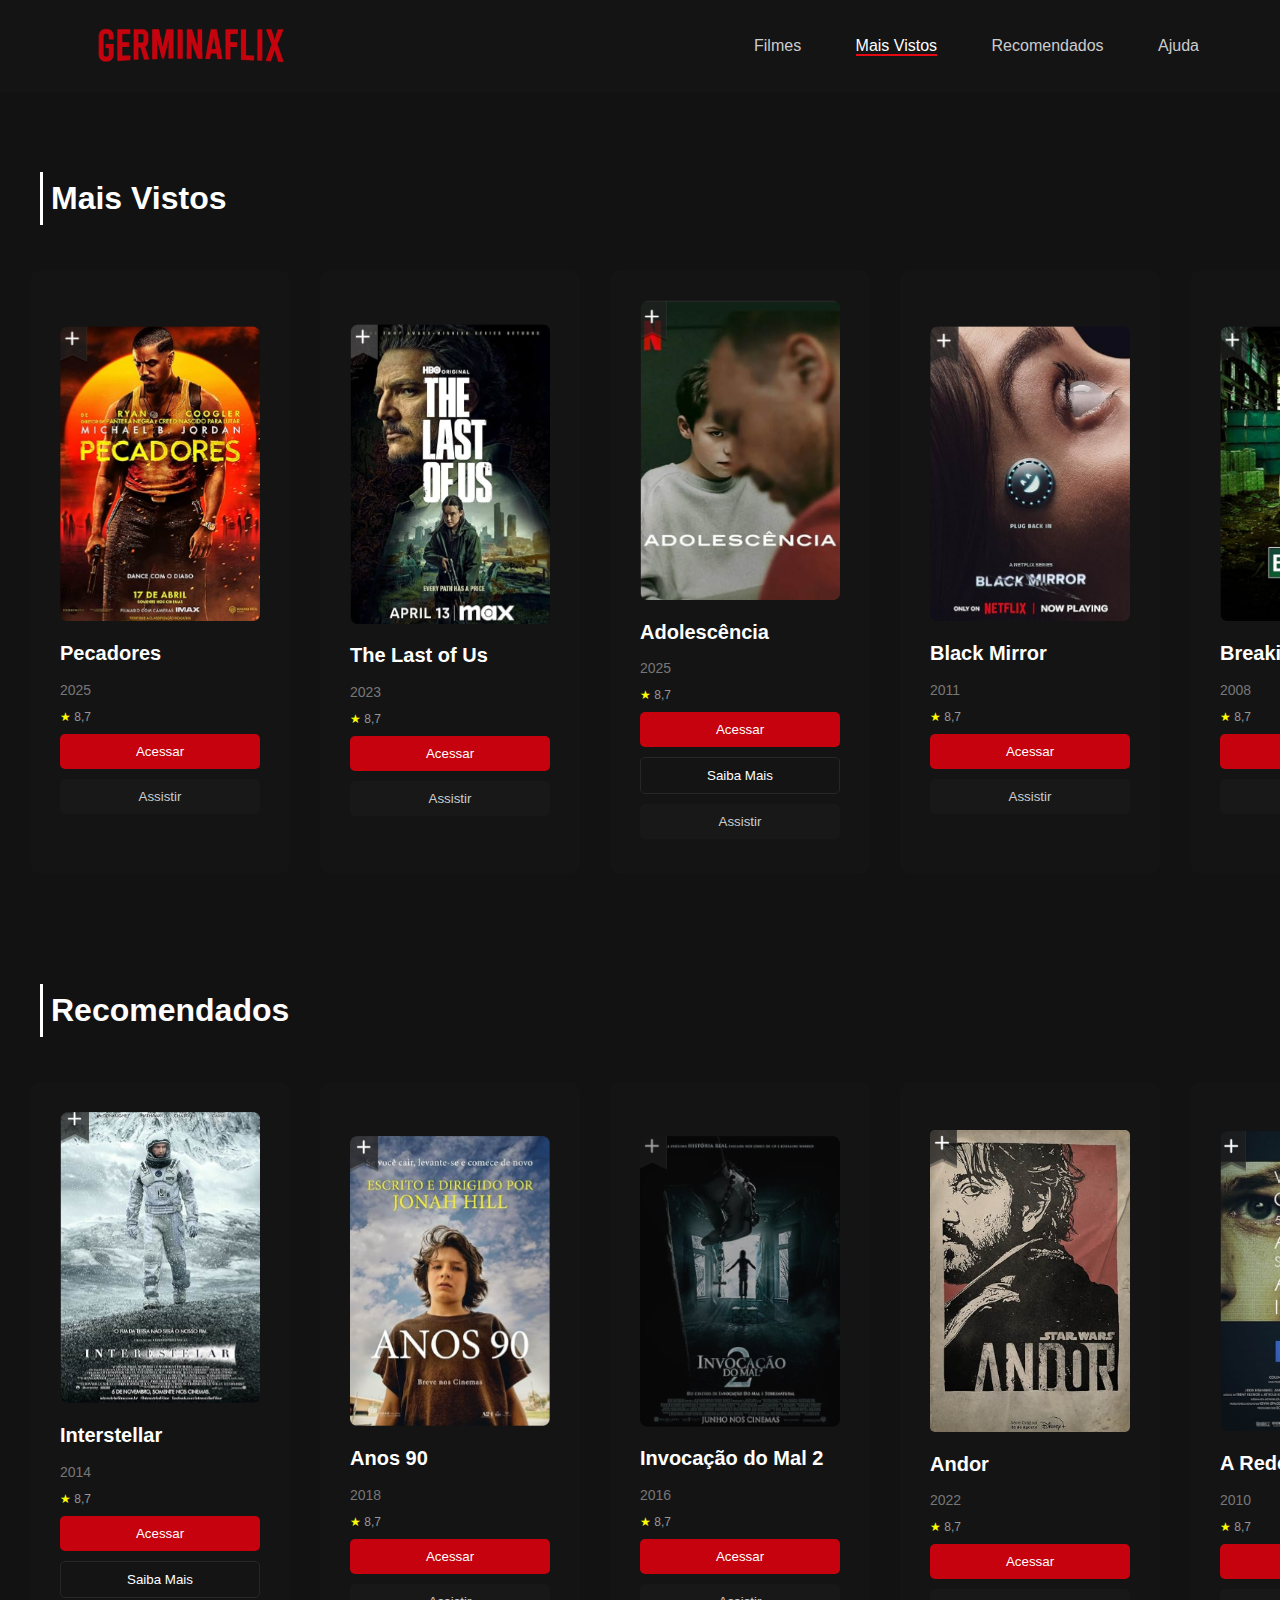
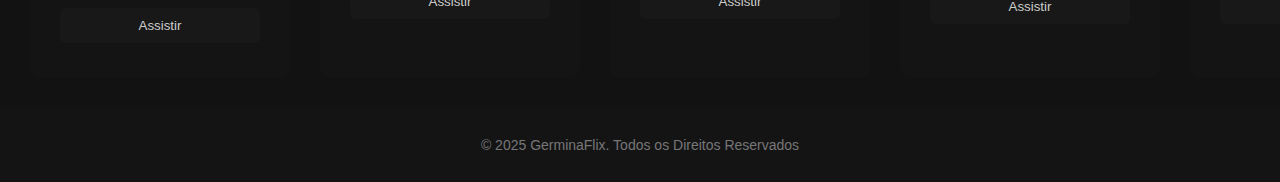
<file: index.html>
<!DOCTYPE html>
<html lang="pt-br">

<head>
  <meta charset="UTF-8">
  <title>GerminaFlix</title>
  <link rel="stylesheet" href="assets/css/style.css">
  <link rel="shortcut icon" href="./assets/img/favicon.png" type="image/x-icon">
</head>

<body>

  <header>
    <a href="index.html"><img src="assets/img/logo.png" alt="Logo GerminaFlix" id="logo"></a>
    <nav>
      <a href="#">Filmes</a>
      <a class="active" href="#mais-vistos">Mais Vistos</a>
      <a href="#recomendados">Recomendados</a>
      <a href="https://help.netflix.com/pt">Ajuda</a>
    </nav>
  </header>

  <main>
    <section>
      <h1 id="mais-vistos">Mais Vistos</h1>
      <table class="movie-table">
        <tr>
          <td>
            <div class="bannerfilme">
              <img src="assets/img/filme1.png" alt="Pecadores">
            </div>
            <h2>Pecadores</h2>
            <p class="date">2025</p>
            <p class="rate"><span>★</span> 8,7</p>
            <a href="#"><button class="watch">Acessar</button></a>
            <a href="https://www.imdb.com/pt/title/tt31193180/" target="_blank"><button
                class="trailer">Assistir</button></a>
          </td>
          <td>
            <div class="bannerfilme">
              <img src="assets/img/filme2.png" alt="The Last of Us">
            </div>
            <h2>The Last of Us</h2>
            <p class="date">2023</p>
            <p class="rate"><span>★</span> 8,7</p>
            <a href="#"><button class="watch">Acessar</button></a>
            <a href="https://www.imdb.com/title/tt3581920/" target="_blank"><button
                class="trailer">Assistir</button></a>
          </td>
          <td>
            <div class="bannerfilme">
              <img src="assets/img/filme3.png" alt="Adolescência">
            </div>
            <h2>Adolescência</h2>
            <p class="date">2025</p>
            <p class="rate"><span>★</span> 8,7</p>
            <a href="https://www.imdb.com/pt/title/tt31806037/"><button class="watch">Acessar</button></a>
            <a href="adolescencia.html"><button class="saiba-mais">Saiba Mais</button></a>
            <a href="https://www.imdb.com/pt/title/tt31806037/" target="_blank"><button
                class="trailer">Assistir</button></a>
          </td>
          <td>
            <div class="bannerfilme">
              <img src="assets/img/filme4.png" alt="Black Mirror">
            </div>
            <h2>Black Mirror</h2>
            <p class="date">2011</p>
            <p class="rate"><span>★</span> 8,7</p>
            <a href="#"><button class="watch">Acessar</button></a>
            <a href="https://www.imdb.com/title/tt2085059/" target="_blank"><button
                class="trailer">Assistir</button></a>
          </td>
          <td>
            <div class="bannerfilme">
              <img src="assets/img/filme5.png" alt="Breaking Bad">
            </div>
            <h2>Breaking Bad</h2>
            <p class="date">2008</p>
            <p class="rate"><span>★</span> 8,7</p>
            <a href="#"><button class="watch">Acessar</button></a>
            <a href="https://www.imdb.com/title/tt0903747/" target="_blank"><button
                class="trailer">Assistir</button></a>
          </td>
        </tr>
      </table>
    </section>

    <section>
      <h1 id="recomendados">Recomendados</h1>
      <table class="movie-table">
        <tr>
          <td>
            <div class="bannerfilme">
              <img src="assets/img/filme6.png" alt="Interstellar">
            </div>
            <h2>Interstellar</h2>
            <p class="date">2014</p>
            <p class="rate"><span>★</span> 8,7</p>
            <a href="interstelar.html"><button class="watch">Acessar</button></a>
            <a href="interstelar.html"><button class="saiba-mais">Saiba Mais</button></a>
            <a href="https://www.imdb.com/title/tt0816692/" target="_blank"><button
                class="trailer">Assistir</button></a>
          </td>
          <td>
            <div class="bannerfilme">
              <img src="assets/img/filme7.png" alt="Anos 90">
            </div>
            <h2>Anos 90</h2>
            <p class="date">2018</p>
            <p class="rate"><span>★</span> 8,7</p>
            <a href="#"><button class="watch">Acessar</button></a>
            <a href="https://www.imdb.com/title/tt5613484/" target="_blank"><button
                class="trailer">Assistir</button></a>
          </td>
          <td>
            <div class="bannerfilme">
              <img src="assets/img/filme8.png" alt="Invocação do Mal 2">
            </div>
            <h2>Invocação do Mal 2</h2>
            <p class="date">2016</p>
            <p class="rate"><span>★</span> 8,7</p>
            <a href="#"><button class="watch">Acessar</button></a>
            <a href="https://www.imdb.com/title/tt3065204/" target="_blank"><button
                class="trailer">Assistir</button></a>
          </td>
          <td>
            <div class="bannerfilme">
              <img src="assets/img/filme9.png" alt="Andor">
            </div>
            <h2>Andor</h2>
            <p class="date">2022</p>
            <p class="rate"><span>★</span> 8,7</p>
            <a href="#"><button class="watch">Acessar</button></a>
            <a href="https://www.imdb.com/pt/title/tt9253284/" target="_blank"><button
                class="trailer">Assistir</button></a>
          </td>
          <td>
            <div class="bannerfilme">
              <img src="assets/img/filme10.png" alt="A Rede Social">
            </div>
            <h2>A Rede Social</h2>
            <p class="date">2010</p>
            <p class="rate"><span>★</span> 8,7</p>
            <a href="#"><button class="watch">Acessar</button></a>
            <a href="https://www.imdb.com/title/tt1285016/" target="_blank"><button
                class="trailer">Assistir</button></a>
          </td>
        </tr>
      </table>
    </section>
  </main>

  <footer>
    <p>© 2025 GerminaFlix. Todos os Direitos Reservados</p>
  </footer>

</body>

</html>
</file>
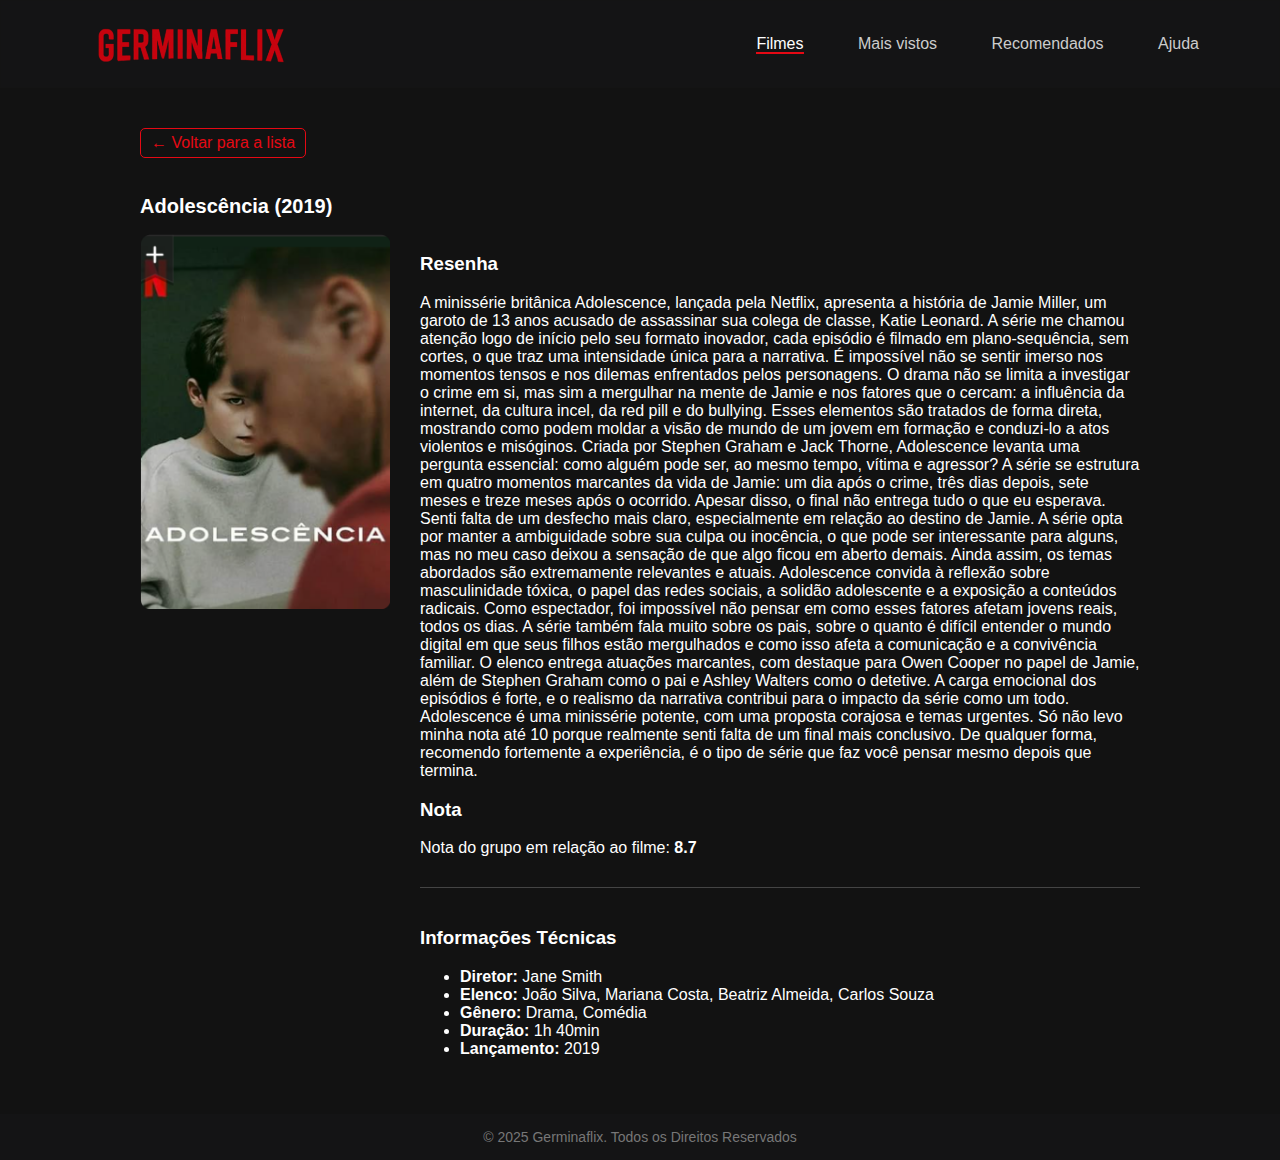
<file: adolescencia.html>
<!DOCTYPE html>
<html lang="pt-br">

<head>
    <meta charset="UTF-8" />
    <meta name="viewport" content="width=device-width, initial-scale=1.0" />
    <title>Adolescência (2019) | Germinaflix</title>
    <link rel="stylesheet" href="assets/css/information.css" />
    <link rel="stylesheet" href="assets/css/style.css">
    <link rel="shortcut icon" href="./assets/img/favicon.png" type="image/x-icon">

</head>

<body>

    <header>
        <img src="assets/img/logo.png" alt="" id="logo">
        <nav>
            <a href="index.html" class="active">Filmes</a>
            <a href="#">Mais vistos</a>
            <a href="#">Recomendados</a>
            <a href="#">Ajuda</a>
        </nav>
    </header>

    <div class="container">
        <a href="index.html" class="back-button">← Voltar para a lista</a>

        <h2>Adolescência (2019)</h2>
        <div class="movie-section">
            <img src="assets/img/filme3.png" alt="Capa do filme Adolescência" class="poster">
            <div class="details">
                <h3>Resenha</h3>
                <p>
                    A minissérie britânica Adolescence, lançada pela Netflix, apresenta a história de Jamie Miller, um
                    garoto de 13 anos acusado de assassinar sua colega de classe, Katie Leonard. A série me chamou
                    atenção logo de início pelo seu formato inovador, cada episódio é filmado em plano-sequência, sem
                    cortes, o que traz uma intensidade única para a narrativa. É impossível não se sentir imerso nos
                    momentos tensos e nos dilemas enfrentados pelos personagens.

                    O drama não se limita a investigar o crime em si, mas sim a mergulhar na mente de Jamie e nos
                    fatores que o cercam: a influência da internet, da cultura incel, da red pill e do bullying. Esses
                    elementos são tratados de forma direta, mostrando como podem moldar a visão de mundo de um jovem em
                    formação e conduzi-lo a atos violentos e misóginos. Criada por Stephen Graham e Jack Thorne,
                    Adolescence levanta uma pergunta essencial: como alguém pode ser, ao mesmo tempo, vítima e agressor?

                    A série se estrutura em quatro momentos marcantes da vida de Jamie: um dia após o crime, três dias
                    depois, sete meses e treze meses após o ocorrido. Apesar disso, o final não entrega tudo o que eu
                    esperava. Senti falta de um desfecho mais claro, especialmente em relação ao destino de Jamie. A
                    série opta por manter a ambiguidade sobre sua culpa ou inocência, o que pode ser interessante para
                    alguns, mas no meu caso deixou a sensação de que algo ficou em aberto demais.

                    Ainda assim, os temas abordados são extremamente relevantes e atuais. Adolescence convida à reflexão
                    sobre masculinidade tóxica, o papel das redes sociais, a solidão adolescente e a exposição a
                    conteúdos radicais. Como espectador, foi impossível não pensar em como esses fatores afetam jovens
                    reais, todos os dias. A série também fala muito sobre os pais, sobre o quanto é difícil entender o
                    mundo digital em que seus filhos estão mergulhados e como isso afeta a comunicação e a convivência
                    familiar.

                    O elenco entrega atuações marcantes, com destaque para Owen Cooper no papel de Jamie, além de
                    Stephen Graham como o pai e Ashley Walters como o detetive. A carga emocional dos episódios é forte,
                    e o realismo da narrativa contribui para o impacto da série como um todo.

                    Adolescence é uma minissérie potente, com uma proposta corajosa e temas urgentes. Só não levo minha
                    nota até 10 porque realmente senti falta de um final mais conclusivo. De qualquer forma, recomendo
                    fortemente a experiência, é o tipo de série que faz você pensar mesmo depois que termina.
                </p>

                <h3>Nota</h3>
                <p>Nota do grupo em relação ao filme: <strong>8.7</strong></p>

                <div class="technical">
                    <h3>Informações Técnicas</h3>
                    <ul>
                        <li><strong>Diretor:</strong> Jane Smith</li>
                        <li><strong>Elenco:</strong> João Silva, Mariana Costa, Beatriz Almeida, Carlos Souza</li>
                        <li><strong>Gênero:</strong> Drama, Comédia</li>
                        <li><strong>Duração:</strong> 1h 40min</li>
                        <li><strong>Lançamento:</strong> 2019</li>
                    </ul>
                </div>
            </div>
        </div>
    </div>

    <footer>
        © 2025 Germinaflix. Todos os Direitos Reservados
    </footer>
</body>

</html>
</file>
<file: assets/css/style.css>
body {
  background-color: #121212;
  color: white;
  font-family: Arial, sans-serif;
  margin: 0;
}

header {
  display: flex;
  justify-content: space-between;
  align-items: center;
  background-color: #141415;
  padding: 20px 80px;
  border: 1px solid #141414;
}

header h1 {
  color: #e50914;
}

nav a {
  margin-left: 50px;
  color: #ccc;
  text-decoration: none;
}

nav a.active {
  color: #fff;
  border-bottom: 2px solid #e50914;
}

/* main {
  padding: 80px;
} */

h1 {
  margin-top: 80px;
  margin-bottom: 15px;
  border-left: 3px solid white;
  margin-left: 40px;
  padding: 8px;
}


#logo {
  width: 220px;
}

.bannerfilme {
  text-align: center;
  margin: 0 auto;
  align-items: center;
}

h2 {
  font-size: 20px
}

.date {
  font-size: 14px;
  color: #777;
  margin: 5px 0 12px 0;
}

.rate {
  font-size: 12px;
  color: #979797;
  margin: 0px 0 10px 0;
}

.movie-table {
  width: 100%;
  border-spacing: 30px;
}

.movie-table td {
  background-color: #141415;
  padding: 30px;
  border-radius: 10px;
  transition: transform 0.3s ease, box-shadow 0.3s ease;
}

.movie-table td:hover {
  transform: scale(1.1);
  background-color: #141415;
}

.movie-table img {
  width: 200px;
  border-radius: 5px;
}

a {
  text-decoration: none;
  color: inherit;
}

.movie-table h3 {
  margin: 10px 0 0 0;
  font-size: 16px;
}

button {
  display: block;
  width: 100%;
  margin: 5px 0;
  border: none;
  border-radius: 5px;
  cursor: pointer;
}

button.watch,
button.saiba-mais {
  background-color: #C5020D;
  padding: 10px;
  color: white;
}

button.saiba-mais {
  margin-top: 10px;
  border: 1px solid #272727;
  background-color: transparent;
}

button.trailer {
  margin-top: 10px;
  padding: 10px;
  background-color: #181818;
  color: #ccc;
}

span {
  color: yellow;
}

footer {
  text-align: center;
  padding: 15px 0;
  width: 100%;
  background-color: #141415;
  color: #777;
  font-size: 14px;
}
</file>
<file: assets/css/information.css>
nav a {
  margin-left: 15px;
  color: white;
  text-decoration: none;
}

.active {
  border-bottom: 2px solid #e50914;
}

.container {
  max-width: 1000px;
  margin: 40px auto;
}

.back-button {
  margin-bottom: 20px;
  display: inline-block;
  color: #e50914;
  text-decoration: none;
  border: 1px solid #e50914;
  padding: 5px 10px;
  border-radius: 5px;
}

.movie-section {
  display: flex;
  gap: 30px;
  align-items: flex-start;
  flex-wrap: wrap;
}

.poster {
  width: 250px;
  height: auto;
}

.details {
  flex: 1;
}

.details h2 {
  margin-top: 0;
}

.technical {
  margin-top: 30px;
  border-top: 1px solid #444;
  padding-top: 20px;
}


footer {
  position: absolute;
}
</file>
